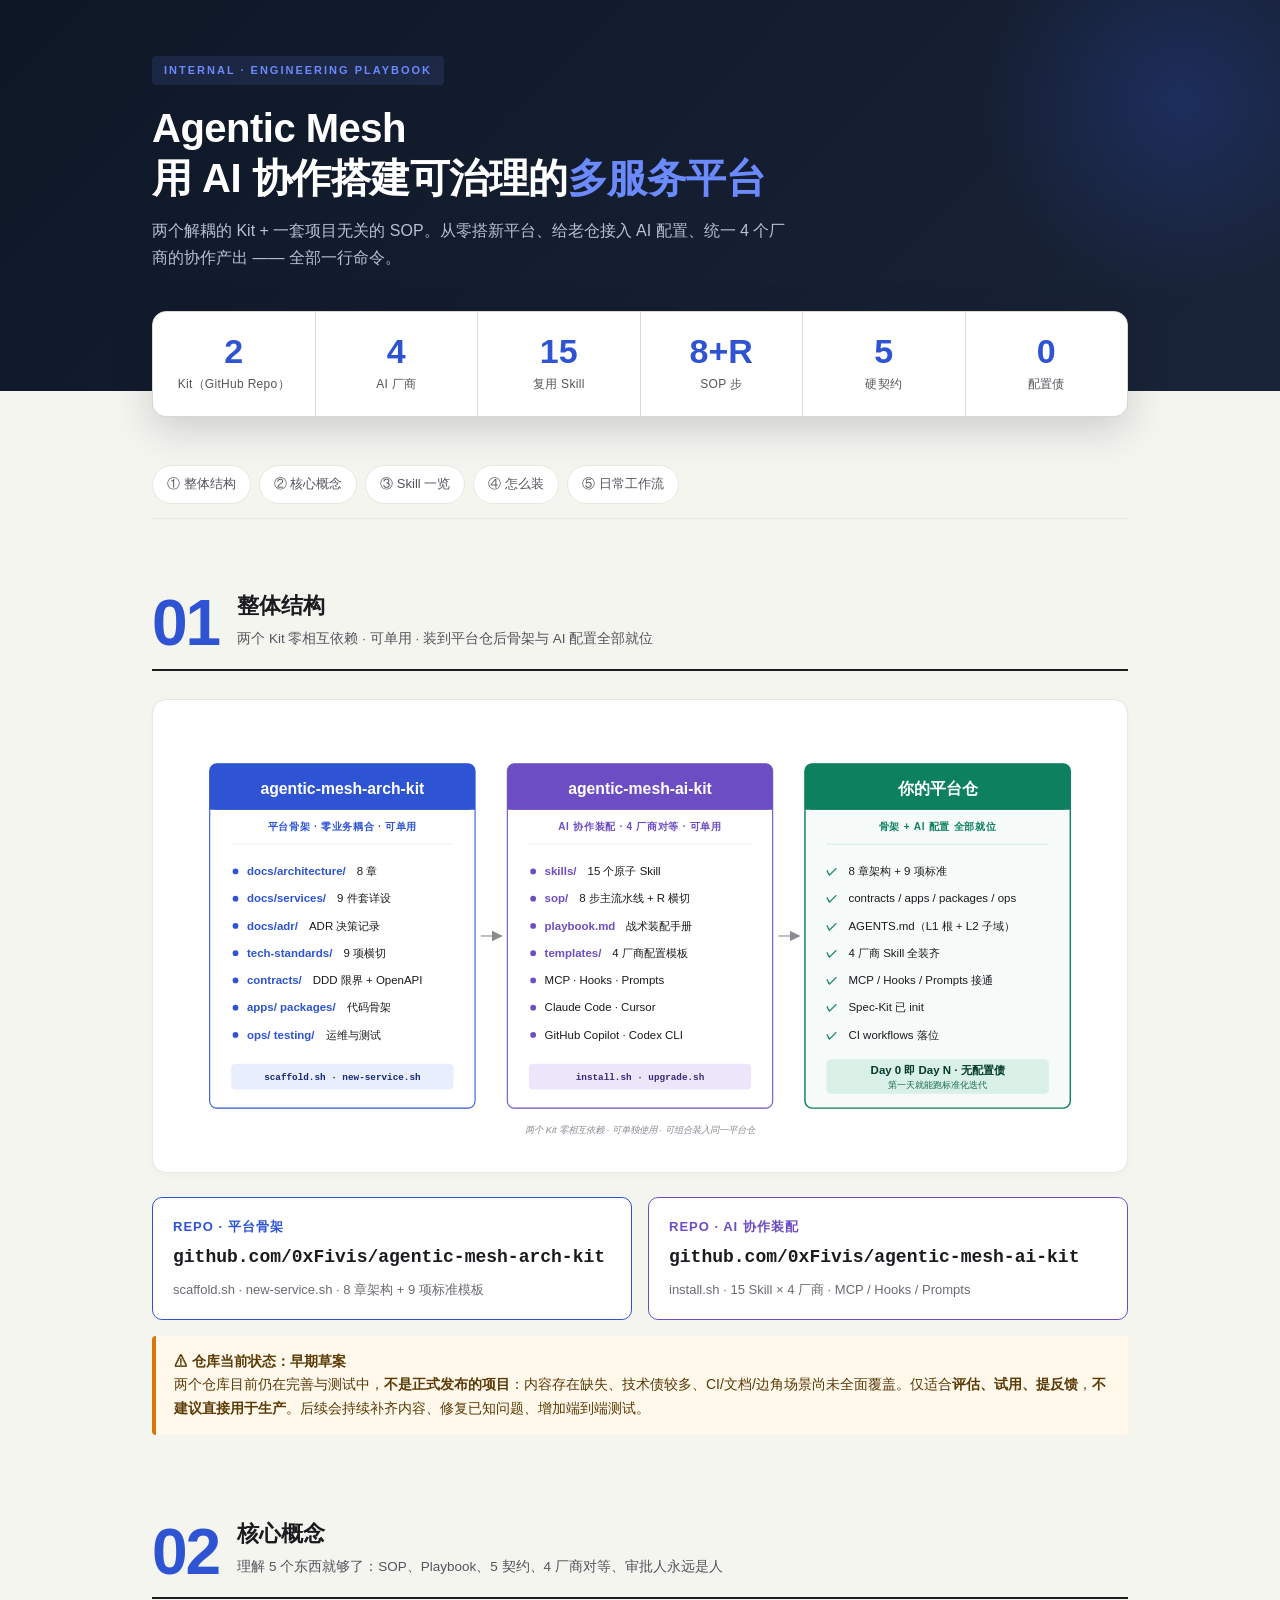
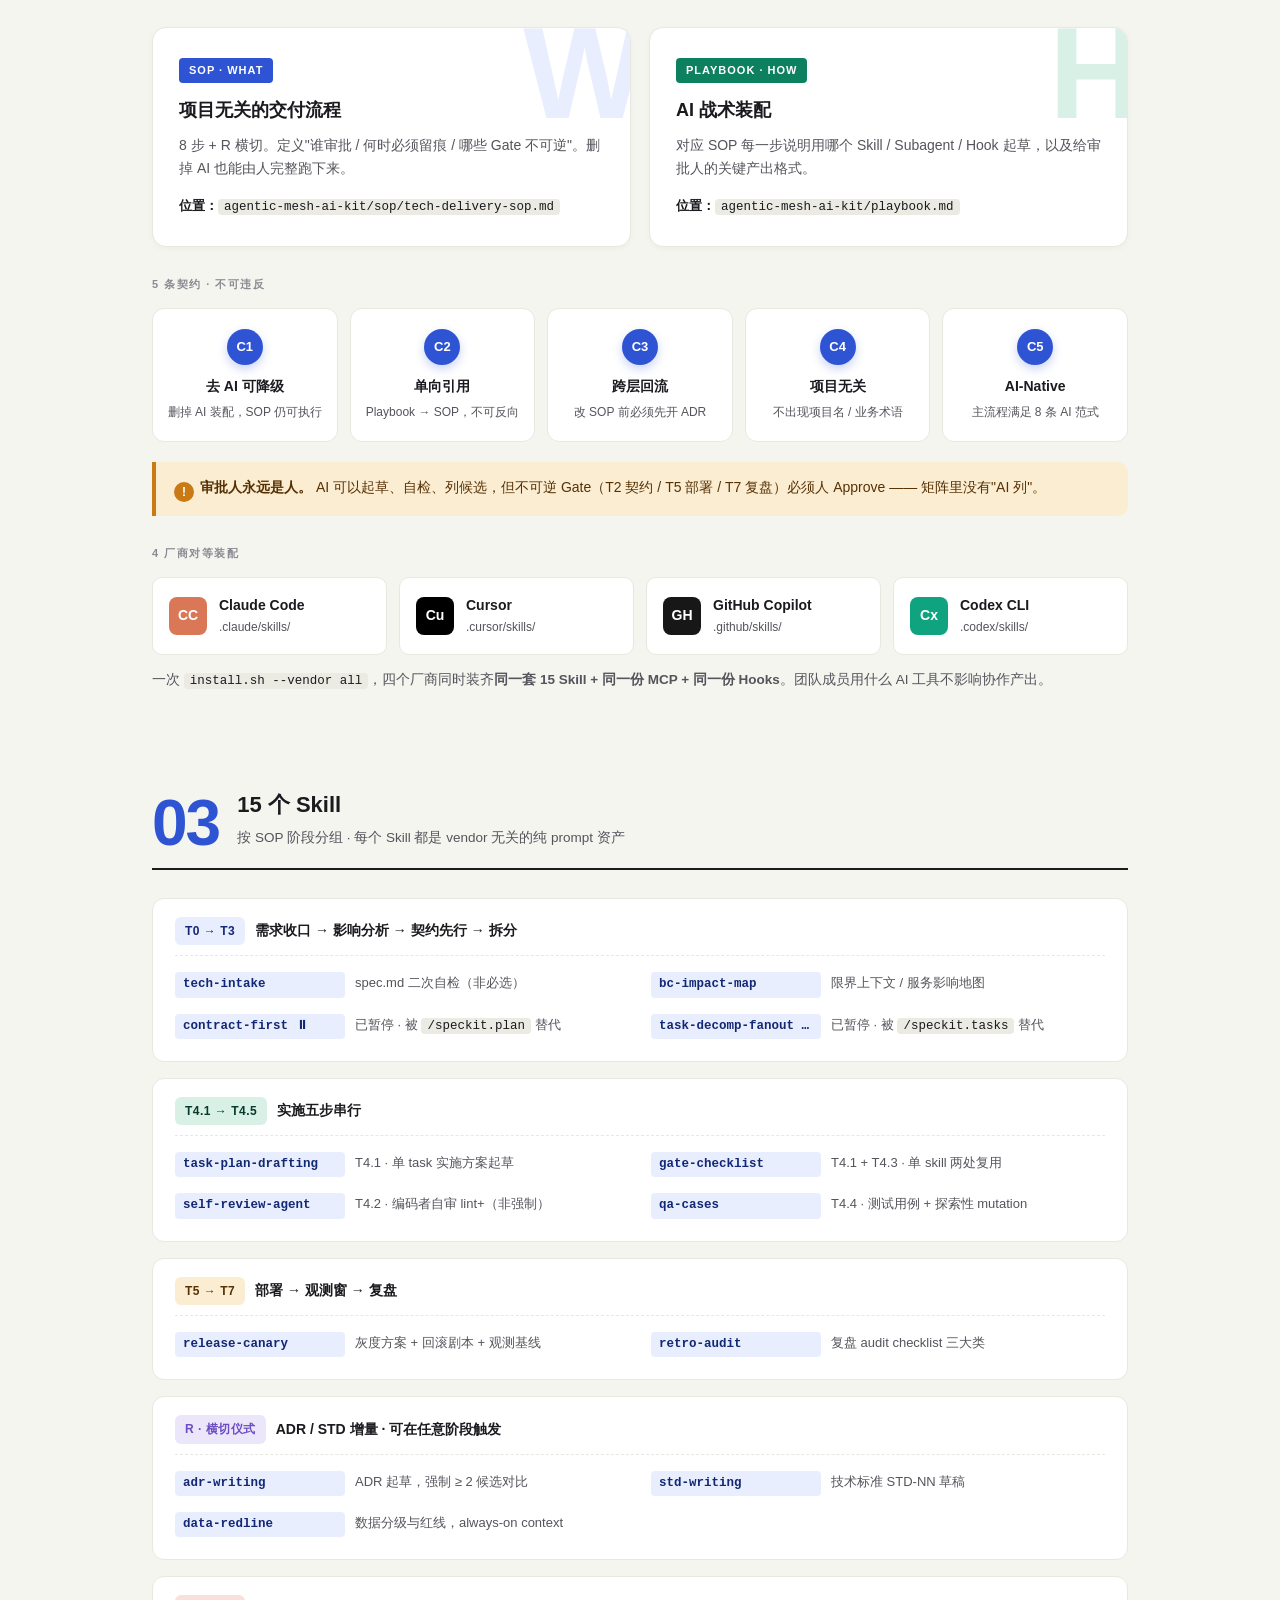
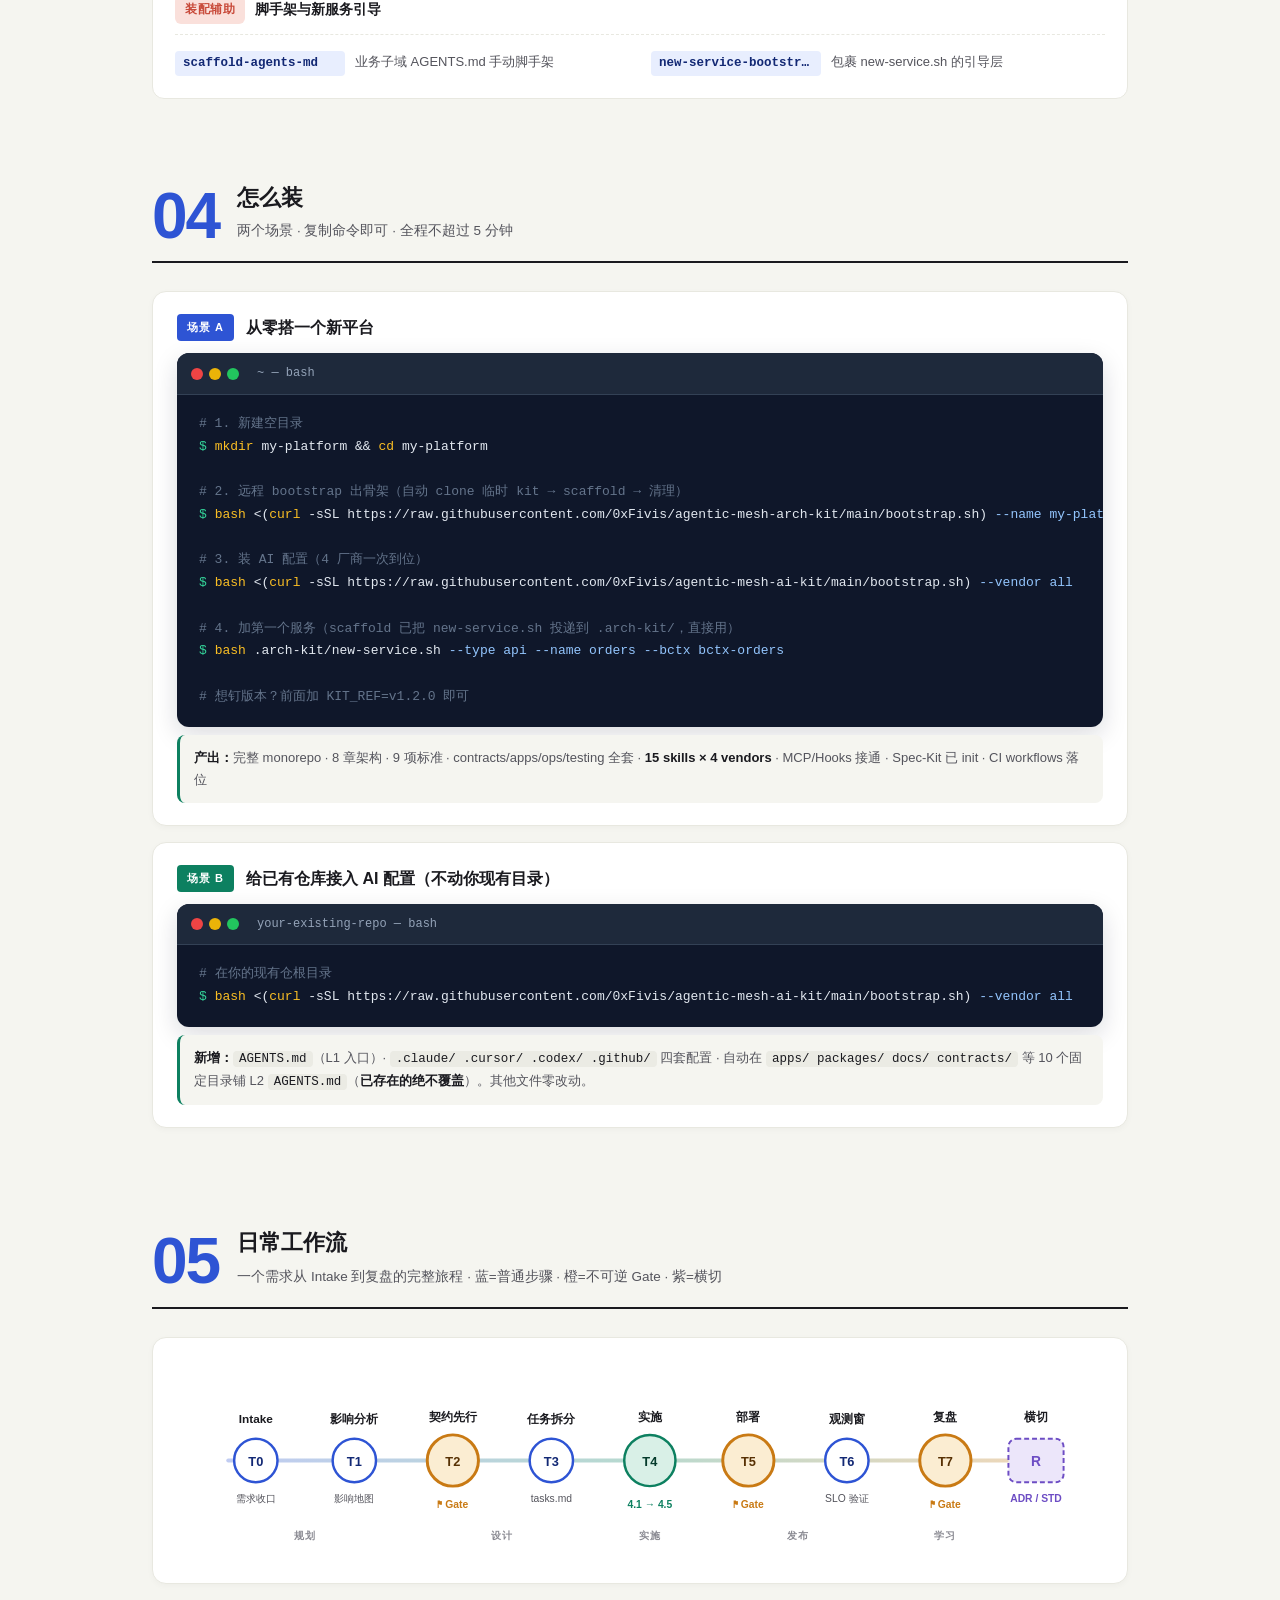
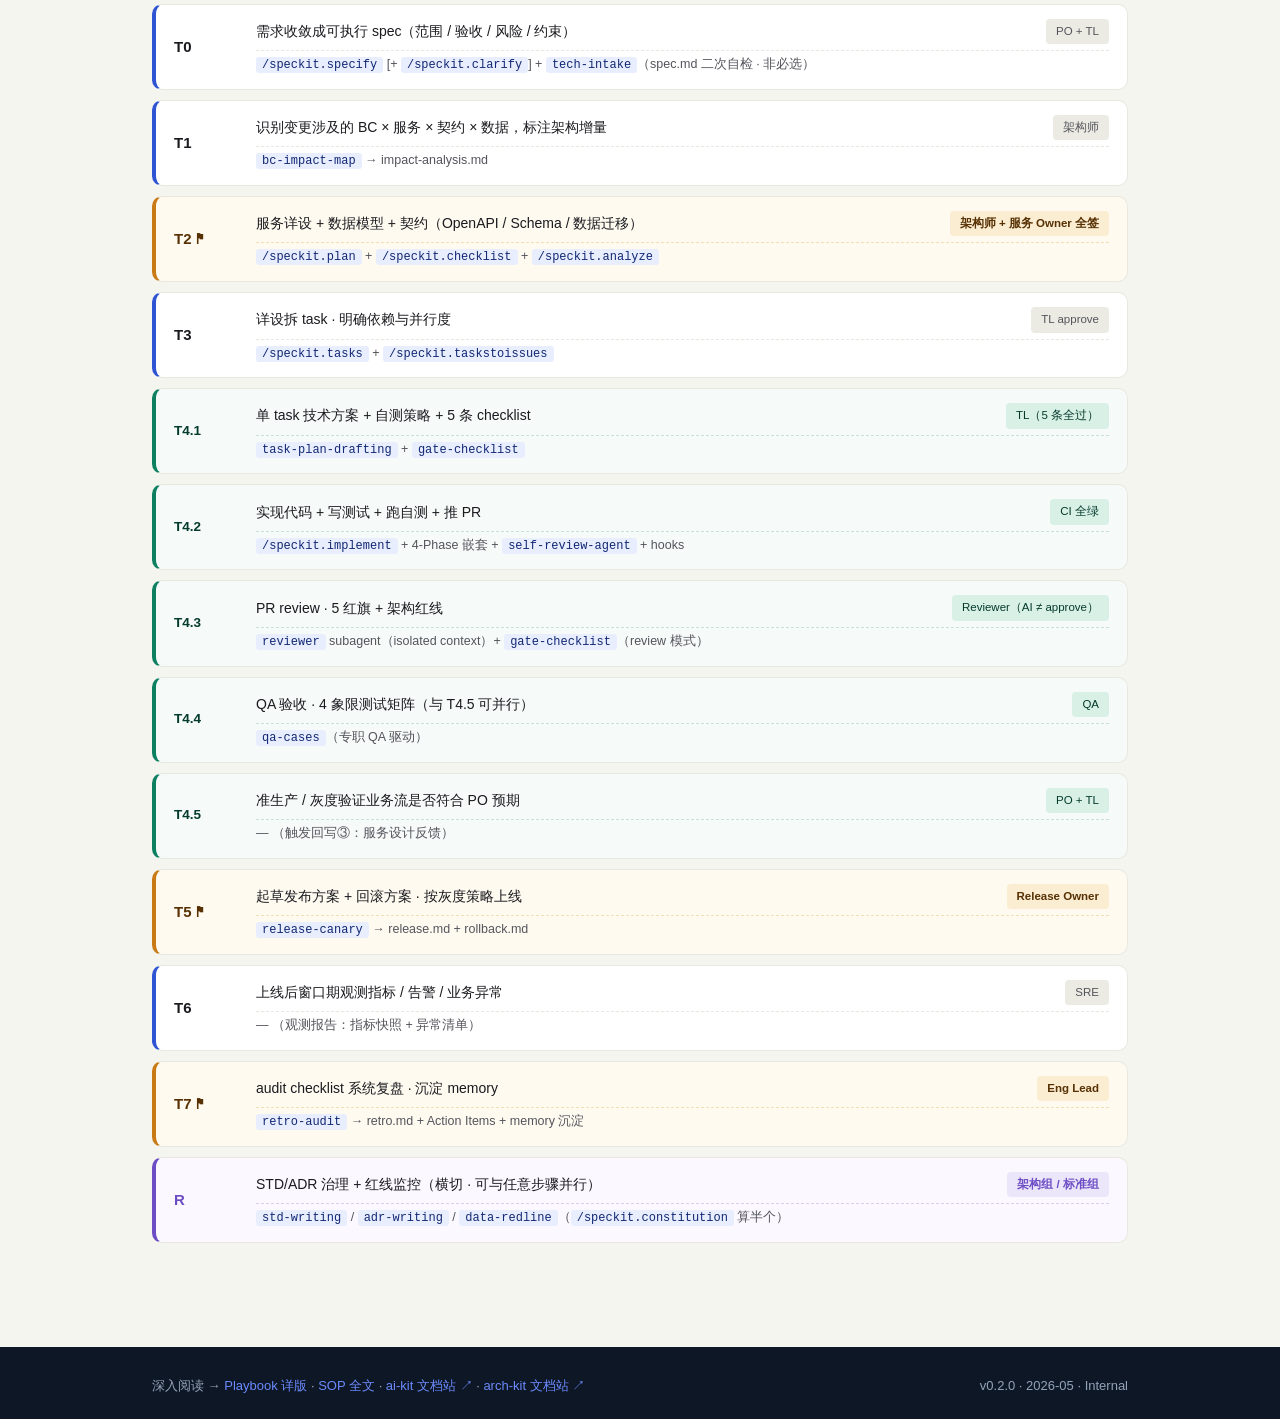
<file: overview.html>
<!DOCTYPE html>
<html lang="zh-CN">
<head>
<meta charset="UTF-8">
<meta name="viewport" content="width=device-width, initial-scale=1.0">
<title>Agentic Mesh · 工作流总览</title>
<style>
  :root {
    --bg: #f5f5f0;
    --bg-soft: #ebebe4;
    --card: #ffffff;
    --ink: #1a1a1f;
    --ink-soft: #54545c;
    --ink-dim: #8a8a92;
    --line: #d8d8d0;
    --line-soft: #e8e8e0;

    --hero: #0e1726;
    --hero-soft: #1a2438;

    --accent: #2e54d4;
    --accent-2: #6b8afd;
    --accent-soft: #e8eefe;
    --accent-ink: #122874;

    --teal: #0d8060;
    --teal-soft: #d9f0e7;
    --teal-ink: #053b2c;

    --amber: #c97a14;
    --amber-soft: #fbedd2;
    --amber-ink: #573104;

    --coral: #c84a3a;
    --coral-soft: #fae0db;

    --violet: #6d4dc4;
    --violet-soft: #ece6fa;

    --code-bg: #0f172a;
    --code-ink: #e2e8f0;
  }
  * { box-sizing: border-box; }
  html, body {
    margin: 0;
    background: var(--bg);
    color: var(--ink);
    font-family: -apple-system, BlinkMacSystemFont, "PingFang SC", "Microsoft YaHei", "Segoe UI", sans-serif;
    font-size: 15px;
    line-height: 1.7;
    -webkit-font-smoothing: antialiased;
  }
  a { color: var(--accent); text-decoration: none; }
  a:hover { text-decoration: underline; }
  code {
    background: var(--bg-soft);
    padding: 1px 6px;
    border-radius: 4px;
    font-size: 12.5px;
    font-family: "SF Mono", Menlo, Consolas, monospace;
    color: var(--ink);
  }

  /* HERO */
  .hero {
    background: linear-gradient(135deg, var(--hero) 0%, var(--hero-soft) 100%);
    color: #fff;
    padding: 56px 0 120px;
    position: relative;
    overflow: hidden;
  }
  .hero::before {
    content: "";
    position: absolute;
    top: -100px; right: -100px;
    width: 400px; height: 400px;
    border-radius: 50%;
    background: radial-gradient(circle, rgba(46,84,212,0.25), transparent 70%);
    pointer-events: none;
  }
  .hero-wrap { max-width: 1040px; margin: 0 auto; padding: 0 32px; position: relative; }
  .hero .eyebrow {
    display: inline-block;
    font-size: 11px; font-weight: 700; letter-spacing: 2px;
    color: var(--accent-2);
    background: rgba(107,138,253,0.12);
    padding: 5px 12px; border-radius: 4px;
    text-transform: uppercase;
    margin-bottom: 18px;
  }
  .hero h1 {
    font-size: 40px; font-weight: 700; margin: 0 0 14px;
    line-height: 1.25; letter-spacing: -0.5px;
    color: #fff;
  }
  .hero h1 span { color: var(--accent-2); }
  .hero .lead {
    font-size: 16px; color: #b8c0d4; max-width: 640px;
    margin: 0; line-height: 1.7;
  }

  /* Stat strip overhanging hero */
  .stats {
    max-width: 1040px;
    margin: -80px auto 0;
    padding: 0 32px;
    position: relative;
    z-index: 2;
  }
  .stats-grid {
    display: grid;
    grid-template-columns: repeat(6, 1fr);
    gap: 1px;
    background: var(--line);
    border: 1px solid var(--line);
    border-radius: 14px;
    overflow: hidden;
    box-shadow: 0 12px 40px rgba(14, 23, 38, 0.18);
  }
  .stat { background: var(--card); padding: 22px 18px; text-align: center; }
  .stat .n { font-size: 34px; font-weight: 700; color: var(--accent); font-variant-numeric: tabular-nums; line-height: 1; margin-bottom: 6px; }
  .stat .l { font-size: 12px; color: var(--ink-soft); font-weight: 500; letter-spacing: .3px; }

  .wrap { max-width: 1040px; margin: 0 auto; padding: 0 32px; }

  nav.toc {
    display: flex; flex-wrap: wrap; gap: 8px;
    margin: 48px 0 12px;
    padding-bottom: 14px;
    border-bottom: 1px solid var(--line-soft);
  }
  nav.toc a {
    font-size: 13px; padding: 7px 14px; border-radius: 99px;
    color: var(--ink-soft);
    border: 1px solid var(--line-soft); background: var(--card);
  }
  nav.toc a:hover { color: var(--accent); border-color: var(--accent); text-decoration: none; }

  section { padding: 56px 0 24px; }
  .sec-head {
    display: flex; align-items: flex-end; gap: 18px;
    margin-bottom: 28px;
    padding-bottom: 18px;
    border-bottom: 2px solid var(--ink);
  }
  .sec-head .num {
    font-size: 64px; font-weight: 800; line-height: 0.85;
    color: var(--ink);
    font-variant-numeric: tabular-nums;
    letter-spacing: -2px;
  }
  .sec-head .num em { font-style: normal; color: var(--accent); }
  .sec-head .t { flex: 1; }
  .sec-head h2 { font-size: 22px; font-weight: 700; margin: 0; }
  .sec-head .sub { font-size: 13.5px; color: var(--ink-soft); margin: 4px 0 0; }

  h3 { font-size: 16px; font-weight: 700; margin: 32px 0 12px; }
  h3.mini {
    font-size: 11px; letter-spacing: 1.5px; text-transform: uppercase;
    color: var(--ink-dim); font-weight: 700; margin: 28px 0 12px;
  }

  .diagram {
    background: var(--card);
    border: 1px solid var(--line-soft);
    border-radius: 14px;
    padding: 28px;
    box-shadow: 0 2px 6px rgba(0,0,0,0.03);
  }
  .diagram svg { display: block; width: 100%; height: auto; }

  /* Concept duo */
  .duo { display: grid; grid-template-columns: 1fr 1fr; gap: 18px; margin: 12px 0; }
  .duo-card {
    background: var(--card);
    border: 1px solid var(--line-soft);
    border-radius: 14px;
    padding: 28px 26px;
    position: relative;
    overflow: hidden;
    box-shadow: 0 2px 6px rgba(0,0,0,0.03);
  }
  .duo-card::before {
    content: attr(data-glyph);
    position: absolute;
    top: -20px; right: -10px;
    font-size: 130px; font-weight: 800;
    color: var(--accent-soft);
    line-height: 1; z-index: 0;
    letter-spacing: -6px;
  }
  .duo-card.alt::before { color: var(--teal-soft); }
  .duo-card > * { position: relative; z-index: 1; }
  .duo-card .badge {
    display: inline-block; font-size: 11px; font-weight: 700;
    letter-spacing: 1px; padding: 3px 10px; border-radius: 4px;
    background: var(--accent); color: #fff; margin-bottom: 12px;
  }
  .duo-card.alt .badge { background: var(--teal); }
  .duo-card h4 { font-size: 18px; font-weight: 700; margin: 0 0 8px; }
  .duo-card .desc { font-size: 14px; color: var(--ink-soft); margin: 0 0 14px; }
  .duo-card .kv { font-size: 13px; color: var(--ink-soft); }
  .duo-card .kv b { color: var(--ink); }

  /* Contracts row */
  .contracts { display: grid; grid-template-columns: repeat(5, 1fr); gap: 12px; margin: 14px 0; }
  .ct {
    background: var(--card);
    border: 1px solid var(--line-soft);
    border-radius: 12px;
    padding: 20px 14px;
    text-align: center;
  }
  .ct .num {
    display: inline-flex;
    width: 36px; height: 36px;
    align-items: center; justify-content: center;
    border-radius: 50%;
    background: var(--accent); color: #fff;
    font-size: 13px; font-weight: 700;
    margin-bottom: 10px;
    box-shadow: 0 4px 10px rgba(46, 84, 212, 0.25);
  }
  .ct .name { font-size: 14px; font-weight: 700; margin-bottom: 4px; }
  .ct .hint { font-size: 12px; color: var(--ink-soft); line-height: 1.5; }

  .note {
    background: var(--amber-soft);
    border-left: 4px solid var(--amber);
    padding: 14px 18px;
    border-radius: 0 10px 10px 0;
    margin: 20px 0;
    color: var(--amber-ink);
    font-size: 14px;
  }
  .note b { color: var(--amber-ink); }
  .note .icon {
    display: inline-block; width: 20px; height: 20px;
    background: var(--amber); color: #fff;
    border-radius: 50%; text-align: center;
    line-height: 20px; font-weight: 700; font-size: 12px;
    margin-right: 6px; vertical-align: -4px;
  }

  /* Vendor row */
  .vendors { display: grid; grid-template-columns: repeat(4, 1fr); gap: 12px; margin: 14px 0; }
  .vendor {
    background: var(--card); border: 1px solid var(--line-soft);
    border-radius: 10px; padding: 16px;
    display: flex; align-items: center; gap: 12px;
  }
  .vendor .dot {
    width: 38px; height: 38px; border-radius: 8px;
    display: inline-flex; align-items: center; justify-content: center;
    font-weight: 700; font-size: 14px; color: #fff;
  }
  .vendor .name { font-size: 14px; font-weight: 600; }
  .vendor .sub { font-size: 12px; color: var(--ink-soft); }

  /* Skills */
  .skill-groups { display: grid; gap: 16px; }
  .sg {
    background: var(--card);
    border: 1px solid var(--line-soft);
    border-radius: 12px;
    padding: 18px 22px;
  }
  .sg-head {
    display: flex; align-items: center; gap: 10px;
    margin-bottom: 12px;
    padding-bottom: 10px;
    border-bottom: 1px dashed var(--line-soft);
  }
  .sg-chip {
    font-size: 12px; font-weight: 700; letter-spacing: .5px;
    padding: 4px 10px; border-radius: 6px;
    background: var(--accent-soft); color: var(--accent-ink);
  }
  .sg-chip.teal { background: var(--teal-soft); color: var(--teal-ink); }
  .sg-chip.amber { background: var(--amber-soft); color: var(--amber-ink); }
  .sg-chip.violet { background: var(--violet-soft); color: var(--violet); }
  .sg-chip.coral { background: var(--coral-soft); color: var(--coral); }
  .sg-title { font-size: 14px; font-weight: 600; }
  .sg-list { display: grid; grid-template-columns: repeat(2, 1fr); gap: 8px 22px; }
  .sg-item {
    display: grid; grid-template-columns: 170px 1fr;
    gap: 10px; font-size: 13px; padding: 4px 0;
  }
  .sg-item .skn {
    font-family: "SF Mono", Menlo, Consolas, monospace;
    font-size: 12.5px; color: var(--accent-ink);
    font-weight: 600;
    background: var(--accent-soft);
    padding: 2px 8px; border-radius: 4px;
    align-self: start;
    white-space: nowrap; overflow: hidden; text-overflow: ellipsis;
  }
  .sg-item .skd { color: var(--ink-soft); }

  /* Terminal */
  .terminal {
    background: var(--code-bg);
    border-radius: 12px;
    overflow: hidden;
    box-shadow: 0 8px 24px rgba(15, 23, 42, 0.15);
    margin: 12px 0 8px;
  }
  .terminal-chrome {
    background: #1e293b;
    padding: 10px 14px;
    display: flex; align-items: center; gap: 6px;
    border-bottom: 1px solid #334155;
  }
  .terminal-chrome .b { width: 12px; height: 12px; border-radius: 50%; }
  .terminal-chrome .b.r { background: #ef4444; }
  .terminal-chrome .b.y { background: #eab308; }
  .terminal-chrome .b.g { background: #22c55e; }
  .terminal-chrome .title {
    margin-left: 12px; font-size: 12px; color: #94a3b8;
    font-family: "SF Mono", Menlo, Consolas, monospace;
  }
  .terminal pre {
    margin: 0; padding: 18px 22px;
    background: transparent; color: var(--code-ink);
    font-family: "SF Mono", Menlo, Consolas, monospace;
    font-size: 13px; line-height: 1.75;
    overflow-x: auto;
  }
  .terminal pre .c { color: #64748b; }
  .terminal pre .p { color: #34d399; }
  .terminal pre .k { color: #fbbf24; }
  .terminal pre .v { color: #93c5fd; }

  .scen {
    background: var(--card);
    border: 1px solid var(--line-soft);
    border-radius: 14px;
    padding: 22px 24px;
    margin: 16px 0;
    box-shadow: 0 2px 6px rgba(0,0,0,0.03);
  }
  .scen-head { display: flex; align-items: center; gap: 12px; margin-bottom: 10px; }
  .scen-head .pill {
    font-size: 11px; font-weight: 700; letter-spacing: 1px;
    padding: 4px 10px; border-radius: 4px;
    background: var(--accent); color: #fff;
  }
  .scen-head h4 { margin: 0; font-size: 16px; font-weight: 700; }
  .out {
    font-size: 13px; color: var(--ink-soft);
    background: var(--bg);
    padding: 12px 14px;
    border-radius: 8px;
    border-left: 3px solid var(--teal);
    margin-top: 4px;
  }
  .out b { color: var(--ink); }

  /* Timeline */
  .timeline {
    background: var(--card);
    border: 1px solid var(--line-soft);
    border-radius: 14px;
    padding: 24px;
    box-shadow: 0 2px 6px rgba(0,0,0,0.03);
  }
  .timeline svg { display: block; width: 100%; height: auto; }

  .steps { margin-top: 20px; display: grid; gap: 10px; }
  .step-row {
    display: grid;
    grid-template-columns: 64px 1fr auto;
    grid-template-areas:
      "badge what who"
      "badge skill skill";
    column-gap: 18px;
    row-gap: 6px;
    background: var(--card);
    border: 1px solid var(--line-soft);
    border-left: 4px solid var(--accent);
    border-radius: 10px;
    padding: 14px 18px;
    align-items: center;
  }
  .step-row.gate { border-left-color: var(--amber); background: #fffaf0; }
  .step-row.r    { border-left-color: var(--violet); background: #fbf9ff; }
  .step-row.sub  { border-left-color: var(--teal); background: #f6fbf9; }
  .step-row .s {
    grid-area: badge;
    font-weight: 700; font-variant-numeric: tabular-nums;
    font-size: 15px; align-self: center;
  }
  .step-row.gate .s { color: var(--amber-ink); }
  .step-row.r .s    { color: var(--violet); }
  .step-row.sub .s  { color: var(--teal-ink); font-size: 13.5px; }
  .step-row .what {
    grid-area: what;
    font-size: 14px; line-height: 1.5; color: var(--ink);
    align-self: center;
  }
  .step-row .who {
    grid-area: who;
    font-size: 11.5px; color: var(--ink-soft);
    background: var(--bg-soft);
    padding: 3px 10px; border-radius: 4px;
    justify-self: end; white-space: nowrap;
    align-self: center;
  }
  .step-row.gate .who { background: var(--amber-soft); color: var(--amber-ink); font-weight: 600; }
  .step-row.r    .who { background: #ece6fa; color: var(--violet); font-weight: 600; }
  .step-row.sub  .who { background: #d9f0e7; color: var(--teal-ink); }
  .step-row .skill {
    grid-area: skill;
    color: var(--ink-soft); font-size: 12.5px; line-height: 1.55;
    padding-top: 4px; border-top: 1px dashed var(--line-soft);
  }
  .step-row .skill code {
    background: var(--accent-soft); color: var(--accent-ink);
    padding: 1px 6px; border-radius: 3px; font-size: 12px;
  }
  .step-row.gate .skill { border-top-color: #f3deb6; }
  .step-row.r    .skill { border-top-color: #d9cef0; }
  .step-row.sub  .skill { border-top-color: #c2e3d6; }

  footer {
    margin-top: 80px;
    background: var(--hero);
    color: #94a3b8;
    padding: 28px 0;
  }
  footer .fwrap {
    max-width: 1040px; margin: 0 auto; padding: 0 32px;
    display: flex; justify-content: space-between; flex-wrap: wrap; gap: 12px;
    font-size: 13px;
  }
  footer a { color: var(--accent-2); }

  /* Diagram horizontal-scroll fallback on narrow viewports */
  .diagram { overflow-x: auto; -webkit-overflow-scrolling: touch; }
  .diagram svg { display: block; width: 100%; height: auto; }

  @media (max-width: 1024px) {
    .stats-grid { grid-template-columns: repeat(3, 1fr); }
    .diagram svg { min-width: 760px; }
  }

  @media (max-width: 820px) {
    .hero h1 { font-size: 30px; }
    .stats-grid { grid-template-columns: repeat(2, 1fr); }
    .duo, .contracts, .vendors { grid-template-columns: 1fr 1fr; }
    .sg-list { grid-template-columns: 1fr; }
    .repo-links { grid-template-columns: 1fr !important; }
    .step-row {
      grid-template-columns: 1fr;
      grid-template-areas:
        "badge"
        "what"
        "who"
        "skill";
      gap: 6px;
    }
    .step-row .who { justify-self: start; }
    .sec-head .num { font-size: 44px; }
  }

  @media (max-width: 480px) {
    .stats-grid { grid-template-columns: 1fr 1fr; }
    .contracts, .vendors { grid-template-columns: 1fr; }
    .hero h1 { font-size: 24px; }
  }
</style>
</head>
<body>

<div class="hero">
  <div class="hero-wrap">
    <span class="eyebrow">Internal · Engineering Playbook</span>
    <h1>Agentic Mesh<br>用 AI 协作搭建可治理的<span>多服务平台</span></h1>
    <p class="lead">两个解耦的 Kit + 一套项目无关的 SOP。从零搭新平台、给老仓接入 AI 配置、统一 4 个厂商的协作产出 —— 全部一行命令。</p>
  </div>
</div>

<div class="stats">
  <div class="stats-grid">
    <div class="stat"><div class="n">2</div><div class="l">Kit（GitHub Repo）</div></div>
    <div class="stat"><div class="n">4</div><div class="l">AI 厂商</div></div>
    <div class="stat"><div class="n">15</div><div class="l">复用 Skill</div></div>
    <div class="stat"><div class="n">8+R</div><div class="l">SOP 步</div></div>
    <div class="stat"><div class="n">5</div><div class="l">硬契约</div></div>
    <div class="stat"><div class="n">0</div><div class="l">配置债</div></div>
  </div>
</div>

<div class="wrap">

  <nav class="toc">
    <a href="#structure">① 整体结构</a>
    <a href="#concepts">② 核心概念</a>
    <a href="#skills">③ Skill 一览</a>
    <a href="#install">④ 怎么装</a>
    <a href="#workflow">⑤ 日常工作流</a>
  </nav>

  <section id="structure">
    <div class="sec-head">
      <div class="num"><em>01</em></div>
      <div class="t">
        <h2>整体结构</h2>
        <div class="sub">两个 Kit 零相互依赖 · 可单用 · 装到平台仓后骨架与 AI 配置全部就位</div>
      </div>
    </div>

    <div class="diagram">
      <svg viewBox="0 0 1280 580" role="img" aria-label="Agentic Mesh 整体结构" font-family="-apple-system, BlinkMacSystemFont, 'PingFang SC', 'Helvetica Neue', sans-serif">
        <defs>
          <marker id="arr" viewBox="0 0 10 10" refX="9" refY="5" markerWidth="10" markerHeight="10" orient="auto-start-reverse">
            <path d="M0,0 L10,5 L0,10 z" fill="#8a8a92"/>
          </marker>
        </defs>

        <!-- ===== arch-kit ===== -->
        <g>
          <rect x="40" y="50" width="370" height="480" rx="10" fill="#fff" stroke="#2e54d4" stroke-width="1.5"/>
          <rect x="40" y="50" width="370" height="64" rx="10" fill="#2e54d4"/>
          <rect x="40" y="98" width="370" height="16" fill="#2e54d4"/>
          <text x="225" y="92" text-anchor="middle" font-size="22" font-weight="700" fill="#fff">agentic-mesh-arch-kit</text>
          <text x="225" y="142" text-anchor="middle" font-size="14" font-weight="600" fill="#2e54d4" letter-spacing="1">平台骨架 · 零业务耦合 · 可单用</text>
          <line x1="70" y1="162" x2="380" y2="162" stroke="#e8e8e0" stroke-width="1"/>

          <g font-size="16" fill="#1a1a1f">
            <circle cx="76" cy="200" r="4" fill="#2e54d4"/><text x="92" y="205"><tspan font-weight="700" fill="#2e54d4">docs/architecture/</tspan>　8 章</text>
            <circle cx="76" cy="238" r="4" fill="#2e54d4"/><text x="92" y="243"><tspan font-weight="700" fill="#2e54d4">docs/services/</tspan>　9 件套详设</text>
            <circle cx="76" cy="276" r="4" fill="#2e54d4"/><text x="92" y="281"><tspan font-weight="700" fill="#2e54d4">docs/adr/</tspan>　ADR 决策记录</text>
            <circle cx="76" cy="314" r="4" fill="#2e54d4"/><text x="92" y="319"><tspan font-weight="700" fill="#2e54d4">tech-standards/</tspan>　9 项横切</text>
            <circle cx="76" cy="352" r="4" fill="#2e54d4"/><text x="92" y="357"><tspan font-weight="700" fill="#2e54d4">contracts/</tspan>　DDD 限界 + OpenAPI</text>
            <circle cx="76" cy="390" r="4" fill="#2e54d4"/><text x="92" y="395"><tspan font-weight="700" fill="#2e54d4">apps/  packages/</tspan>　代码骨架</text>
            <circle cx="76" cy="428" r="4" fill="#2e54d4"/><text x="92" y="433"><tspan font-weight="700" fill="#2e54d4">ops/  testing/</tspan>　运维与测试</text>
          </g>

          <rect x="70" y="468" width="310" height="36" rx="6" fill="#e8eefe"/>
          <text x="225" y="491" text-anchor="middle" font-size="13" font-weight="600" fill="#122874" font-family="'SF Mono', Menlo, monospace">scaffold.sh · new-service.sh</text>
        </g>

        <!-- ===== ai-kit ===== -->
        <g>
          <rect x="455" y="50" width="370" height="480" rx="10" fill="#fff" stroke="#6d4dc4" stroke-width="1.5"/>
          <rect x="455" y="50" width="370" height="64" rx="10" fill="#6d4dc4"/>
          <rect x="455" y="98" width="370" height="16" fill="#6d4dc4"/>
          <text x="640" y="92" text-anchor="middle" font-size="22" font-weight="700" fill="#fff">agentic-mesh-ai-kit</text>
          <text x="640" y="142" text-anchor="middle" font-size="14" font-weight="600" fill="#6d4dc4" letter-spacing="1">AI 协作装配 · 4 厂商对等 · 可单用</text>
          <line x1="485" y1="162" x2="795" y2="162" stroke="#e8e8e0" stroke-width="1"/>

          <g font-size="16" fill="#1a1a1f">
            <circle cx="491" cy="200" r="4" fill="#6d4dc4"/><text x="507" y="205"><tspan font-weight="700" fill="#6d4dc4">skills/</tspan>　15 个原子 Skill</text>
            <circle cx="491" cy="238" r="4" fill="#6d4dc4"/><text x="507" y="243"><tspan font-weight="700" fill="#6d4dc4">sop/</tspan>　8 步主流水线 + R 横切</text>
            <circle cx="491" cy="276" r="4" fill="#6d4dc4"/><text x="507" y="281"><tspan font-weight="700" fill="#6d4dc4">playbook.md</tspan>　战术装配手册</text>
            <circle cx="491" cy="314" r="4" fill="#6d4dc4"/><text x="507" y="319"><tspan font-weight="700" fill="#6d4dc4">templates/</tspan>　4 厂商配置模板</text>
            <circle cx="491" cy="352" r="4" fill="#6d4dc4"/><text x="507" y="357">MCP · Hooks · Prompts</text>
            <circle cx="491" cy="390" r="4" fill="#6d4dc4"/><text x="507" y="395">Claude Code · Cursor</text>
            <circle cx="491" cy="428" r="4" fill="#6d4dc4"/><text x="507" y="433">GitHub Copilot · Codex CLI</text>
          </g>

          <rect x="485" y="468" width="310" height="36" rx="6" fill="#ece6fa"/>
          <text x="640" y="491" text-anchor="middle" font-size="13" font-weight="600" fill="#3a2778" font-family="'SF Mono', Menlo, monospace">install.sh · upgrade.sh</text>
        </g>

        <!-- 装配箭头 -->
        <line x1="418" y1="290" x2="447" y2="290" stroke="#8a8a92" stroke-width="1.5" marker-end="url(#arr)"/>
        <line x1="833" y1="290" x2="862" y2="290" stroke="#8a8a92" stroke-width="1.5" marker-end="url(#arr)"/>

        <!-- ===== 你的平台仓 ===== -->
        <g>
          <rect x="870" y="50" width="370" height="480" rx="10" fill="#f6fbf9" stroke="#0d8060" stroke-width="2"/>
          <rect x="870" y="50" width="370" height="64" rx="10" fill="#0d8060"/>
          <rect x="870" y="98" width="370" height="16" fill="#0d8060"/>
          <text x="1055" y="92" text-anchor="middle" font-size="22" font-weight="700" fill="#fff">你的平台仓</text>
          <text x="1055" y="142" text-anchor="middle" font-size="14" font-weight="600" fill="#0d8060" letter-spacing="1">骨架 + AI 配置 全部就位</text>
          <line x1="900" y1="162" x2="1210" y2="162" stroke="#c2e3d6" stroke-width="1"/>

          <g font-size="16" fill="#1a1a1f">
            <text x="900" y="205"><tspan fill="#0d8060" font-weight="700">✓</tspan>　8 章架构 + 9 项标准</text>
            <text x="900" y="243"><tspan fill="#0d8060" font-weight="700">✓</tspan>　contracts / apps / packages / ops</text>
            <text x="900" y="281"><tspan fill="#0d8060" font-weight="700">✓</tspan>　AGENTS.md（L1 根 + L2 子域）</text>
            <text x="900" y="319"><tspan fill="#0d8060" font-weight="700">✓</tspan>　4 厂商 Skill 全装齐</text>
            <text x="900" y="357"><tspan fill="#0d8060" font-weight="700">✓</tspan>　MCP / Hooks / Prompts 接通</text>
            <text x="900" y="395"><tspan fill="#0d8060" font-weight="700">✓</tspan>　Spec-Kit 已 init</text>
            <text x="900" y="433"><tspan fill="#0d8060" font-weight="700">✓</tspan>　CI workflows 落位</text>
          </g>

          <rect x="900" y="462" width="310" height="48" rx="6" fill="#d9f0e7"/>
          <text x="1055" y="483" text-anchor="middle" font-size="16" font-weight="700" fill="#053b2c">Day 0 即 Day N · 无配置债</text>
          <text x="1055" y="502" text-anchor="middle" font-size="12" fill="#1a6b52">第一天就能跑标准化迭代</text>
        </g>

        <text x="640" y="565" text-anchor="middle" font-size="13" fill="#8a8a92" font-style="italic">
          两个 Kit 零相互依赖 · 可单独使用 · 可组合装入同一平台仓
        </text>
      </svg>
    </div>

    <div class="repo-links" style="margin-top:24px;display:grid;grid-template-columns:1fr 1fr;gap:16px">
      <a href="https://github.com/0xFivis/agentic-mesh-arch-kit" target="_blank" rel="noopener" style="display:block;padding:18px 20px;border:1.5px solid #2e54d4;border-radius:10px;background:#fff;text-decoration:none;color:inherit">
        <div style="font-size:13px;color:#2e54d4;font-weight:600;letter-spacing:1px;margin-bottom:4px">REPO · 平台骨架</div>
        <div style="font-size:18px;font-weight:700;color:#1a1a1f;font-family:'SF Mono',Menlo,monospace">github.com/0xFivis/agentic-mesh-arch-kit</div>
        <div style="font-size:13px;color:#6a6a72;margin-top:6px">scaffold.sh · new-service.sh · 8 章架构 + 9 项标准模板</div>
      </a>
      <a href="https://github.com/0xFivis/agentic-mesh-ai-kit" target="_blank" rel="noopener" style="display:block;padding:18px 20px;border:1.5px solid #6d4dc4;border-radius:10px;background:#fff;text-decoration:none;color:inherit">
        <div style="font-size:13px;color:#6d4dc4;font-weight:600;letter-spacing:1px;margin-bottom:4px">REPO · AI 协作装配</div>
        <div style="font-size:18px;font-weight:700;color:#1a1a1f;font-family:'SF Mono',Menlo,monospace">github.com/0xFivis/agentic-mesh-ai-kit</div>
        <div style="font-size:13px;color:#6a6a72;margin-top:6px">install.sh · 15 Skill × 4 厂商 · MCP / Hooks / Prompts</div>
      </a>
    </div>

    <div class="repo-status" style="margin-top:16px;padding:14px 18px;border-left:4px solid #d97706;background:#fff8eb;border-radius:4px;font-size:14px;line-height:1.7;color:#5a3a05">
      <b>⚠ 仓库当前状态：早期草案</b><br>
      两个仓库目前仍在完善与测试中，<b>不是正式发布的项目</b>：内容存在缺失、技术债较多、CI/文档/边角场景尚未全面覆盖。仅适合<b>评估、试用、提反馈</b>，<b>不建议直接用于生产</b>。后续会持续补齐内容、修复已知问题、增加端到端测试。
    </div>
  </section>

  <section id="concepts">
    <div class="sec-head">
      <div class="num"><em>02</em></div>
      <div class="t">
        <h2>核心概念</h2>
        <div class="sub">理解 5 个东西就够了：SOP、Playbook、5 契约、4 厂商对等、审批人永远是人</div>
      </div>
    </div>

    <div class="duo">
      <div class="duo-card" data-glyph="W">
        <span class="badge">SOP · WHAT</span>
        <h4>项目无关的交付流程</h4>
        <p class="desc">8 步 + R 横切。定义"谁审批 / 何时必须留痕 / 哪些 Gate 不可逆"。删掉 AI 也能由人完整跑下来。</p>
        <div class="kv"><b>位置：</b><code>agentic-mesh-ai-kit/sop/tech-delivery-sop.md</code></div>
      </div>
      <div class="duo-card alt" data-glyph="H">
        <span class="badge">PLAYBOOK · HOW</span>
        <h4>AI 战术装配</h4>
        <p class="desc">对应 SOP 每一步说明用哪个 Skill / Subagent / Hook 起草，以及给审批人的关键产出格式。</p>
        <div class="kv"><b>位置：</b><code>agentic-mesh-ai-kit/playbook.md</code></div>
      </div>
    </div>

    <h3 class="mini">5 条契约 · 不可违反</h3>
    <div class="contracts">
      <div class="ct"><div class="num">C1</div><div class="name">去 AI 可降级</div><div class="hint">删掉 AI 装配，SOP 仍可执行</div></div>
      <div class="ct"><div class="num">C2</div><div class="name">单向引用</div><div class="hint">Playbook → SOP，不可反向</div></div>
      <div class="ct"><div class="num">C3</div><div class="name">跨层回流</div><div class="hint">改 SOP 前必须先开 ADR</div></div>
      <div class="ct"><div class="num">C4</div><div class="name">项目无关</div><div class="hint">不出现项目名 / 业务术语</div></div>
      <div class="ct"><div class="num">C5</div><div class="name">AI-Native</div><div class="hint">主流程满足 8 条 AI 范式</div></div>
    </div>

    <div class="note">
      <span class="icon">!</span><b>审批人永远是人。</b>
      AI 可以起草、自检、列候选，但不可逆 Gate（T2 契约 / T5 部署 / T7 复盘）必须人 Approve —— 矩阵里没有"AI 列"。
    </div>

    <h3 class="mini">4 厂商对等装配</h3>
    <div class="vendors">
      <div class="vendor"><span class="dot" style="background:#d97757">CC</span><div><div class="name">Claude Code</div><div class="sub">.claude/skills/</div></div></div>
      <div class="vendor"><span class="dot" style="background:#000">Cu</span><div><div class="name">Cursor</div><div class="sub">.cursor/skills/</div></div></div>
      <div class="vendor"><span class="dot" style="background:#171717">GH</span><div><div class="name">GitHub Copilot</div><div class="sub">.github/skills/</div></div></div>
      <div class="vendor"><span class="dot" style="background:#10a37f">Cx</span><div><div class="name">Codex CLI</div><div class="sub">.codex/skills/</div></div></div>
    </div>
    <p style="font-size:13.5px;color:var(--ink-soft);margin-top:8px">
      一次 <code>install.sh --vendor all</code>，四个厂商同时装齐<b>同一套 15 Skill + 同一份 MCP + 同一份 Hooks</b>。团队成员用什么 AI 工具不影响协作产出。
    </p>
  </section>

  <section id="skills">
    <div class="sec-head">
      <div class="num"><em>03</em></div>
      <div class="t">
        <h2>15 个 Skill</h2>
        <div class="sub">按 SOP 阶段分组 · 每个 Skill 都是 vendor 无关的纯 prompt 资产</div>
      </div>
    </div>

    <div class="skill-groups">
      <div class="sg">
        <div class="sg-head"><span class="sg-chip">T0 → T3</span><span class="sg-title">需求收口 → 影响分析 → 契约先行 → 拆分</span></div>
        <div class="sg-list">
          <div class="sg-item"><span class="skn">tech-intake</span><span class="skd">spec.md 二次自检（非必选）</span></div>
          <div class="sg-item"><span class="skn">bc-impact-map</span><span class="skd">限界上下文 / 服务影响地图</span></div>
          <div class="sg-item"><span class="skn">contract-first ⏸</span><span class="skd">已暂停 · 被 <code>/speckit.plan</code> 替代</span></div>
          <div class="sg-item"><span class="skn">task-decomp-fanout ⏸</span><span class="skd">已暂停 · 被 <code>/speckit.tasks</code> 替代</span></div>
        </div>
      </div>

      <div class="sg">
        <div class="sg-head"><span class="sg-chip teal">T4.1 → T4.5</span><span class="sg-title">实施五步串行</span></div>
        <div class="sg-list">
          <div class="sg-item"><span class="skn">task-plan-drafting</span><span class="skd">T4.1 · 单 task 实施方案起草</span></div>
          <div class="sg-item"><span class="skn">gate-checklist</span><span class="skd">T4.1 + T4.3 · 单 skill 两处复用</span></div>
          <div class="sg-item"><span class="skn">self-review-agent</span><span class="skd">T4.2 · 编码者自审 lint+（非强制）</span></div>
          <div class="sg-item"><span class="skn">qa-cases</span><span class="skd">T4.4 · 测试用例 + 探索性 mutation</span></div>
        </div>
      </div>

      <div class="sg">
        <div class="sg-head"><span class="sg-chip amber">T5 → T7</span><span class="sg-title">部署 → 观测窗 → 复盘</span></div>
        <div class="sg-list">
          <div class="sg-item"><span class="skn">release-canary</span><span class="skd">灰度方案 + 回滚剧本 + 观测基线</span></div>
          <div class="sg-item"><span class="skn">retro-audit</span><span class="skd">复盘 audit checklist 三大类</span></div>
        </div>
      </div>

      <div class="sg">
        <div class="sg-head"><span class="sg-chip violet">R · 横切仪式</span><span class="sg-title">ADR / STD 增量 · 可在任意阶段触发</span></div>
        <div class="sg-list">
          <div class="sg-item"><span class="skn">adr-writing</span><span class="skd">ADR 起草，强制 ≥ 2 候选对比</span></div>
          <div class="sg-item"><span class="skn">std-writing</span><span class="skd">技术标准 STD-NN 草稿</span></div>
          <div class="sg-item"><span class="skn">data-redline</span><span class="skd">数据分级与红线，always-on context</span></div>
        </div>
      </div>

      <div class="sg">
        <div class="sg-head"><span class="sg-chip coral">装配辅助</span><span class="sg-title">脚手架与新服务引导</span></div>
        <div class="sg-list">
          <div class="sg-item"><span class="skn">scaffold-agents-md</span><span class="skd">业务子域 AGENTS.md 手动脚手架</span></div>
          <div class="sg-item"><span class="skn">new-service-bootstrap</span><span class="skd">包裹 new-service.sh 的引导层</span></div>
        </div>
      </div>
    </div>
  </section>

  <section id="install">
    <div class="sec-head">
      <div class="num"><em>04</em></div>
      <div class="t">
        <h2>怎么装</h2>
        <div class="sub">两个场景 · 复制命令即可 · 全程不超过 5 分钟</div>
      </div>
    </div>

    <div class="scen">
      <div class="scen-head">
        <span class="pill">场景 A</span>
        <h4>从零搭一个新平台</h4>
      </div>
      <div class="terminal">
        <div class="terminal-chrome"><span class="b r"></span><span class="b y"></span><span class="b g"></span><span class="title">~ — bash</span></div>
<pre><span class="c"># 1. 新建空目录</span>
<span class="p">$</span> <span class="k">mkdir</span> my-platform &amp;&amp; <span class="k">cd</span> my-platform

<span class="c"># 2. 远程 bootstrap 出骨架（自动 clone 临时 kit → scaffold → 清理）</span>
<span class="p">$</span> <span class="k">bash</span> &lt;(<span class="k">curl</span> -sSL https://raw.githubusercontent.com/0xFivis/agentic-mesh-arch-kit/main/bootstrap.sh) <span class="v">--name my-platform --with-examples</span>

<span class="c"># 3. 装 AI 配置（4 厂商一次到位）</span>
<span class="p">$</span> <span class="k">bash</span> &lt;(<span class="k">curl</span> -sSL https://raw.githubusercontent.com/0xFivis/agentic-mesh-ai-kit/main/bootstrap.sh) <span class="v">--vendor all</span>

<span class="c"># 4. 加第一个服务（scaffold 已把 new-service.sh 投递到 .arch-kit/，直接用）</span>
<span class="p">$</span> <span class="k">bash</span> .arch-kit/new-service.sh <span class="v">--type api --name orders --bctx bctx-orders</span>

<span class="c"># 想钉版本？前面加 KIT_REF=v1.2.0 即可</span></pre>
      </div>
      <div class="out">
        <b>产出：</b>完整 monorepo · 8 章架构 · 9 项标准 · contracts/apps/ops/testing 全套 · <b>15 skills × 4 vendors</b> · MCP/Hooks 接通 · Spec-Kit 已 init · CI workflows 落位
      </div>
    </div>

    <div class="scen">
      <div class="scen-head">
        <span class="pill" style="background:var(--teal)">场景 B</span>
        <h4>给已有仓库接入 AI 配置（不动你现有目录）</h4>
      </div>
      <div class="terminal">
        <div class="terminal-chrome"><span class="b r"></span><span class="b y"></span><span class="b g"></span><span class="title">your-existing-repo — bash</span></div>
<pre><span class="c"># 在你的现有仓根目录</span>
<span class="p">$</span> <span class="k">bash</span> &lt;(<span class="k">curl</span> -sSL https://raw.githubusercontent.com/0xFivis/agentic-mesh-ai-kit/main/bootstrap.sh) <span class="v">--vendor all</span></pre>
      </div>
      <div class="out">
        <b>新增：</b><code>AGENTS.md</code>（L1 入口）· <code>.claude/ .cursor/ .codex/ .github/</code> 四套配置 · 自动在 <code>apps/ packages/ docs/ contracts/</code> 等 10 个固定目录铺 L2 <code>AGENTS.md</code>（<b>已存在的绝不覆盖</b>）。其他文件零改动。
      </div>
    </div>
  </section>

  <section id="workflow">
    <div class="sec-head">
      <div class="num"><em>05</em></div>
      <div class="t">
        <h2>日常工作流</h2>
        <div class="sub">一个需求从 Intake 到复盘的完整旅程 · 蓝=普通步骤 · 橙=不可逆 Gate · 紫=横切</div>
      </div>
    </div>

    <div class="timeline">
      <svg viewBox="0 0 940 200" role="img" aria-label="SOP 8 步时间轴">
        <defs>
          <linearGradient id="track" x1="0" y1="0" x2="1" y2="0">
            <stop offset="0" stop-color="#2e54d4"/>
            <stop offset="0.5" stop-color="#0d8060"/>
            <stop offset="1" stop-color="#c97a14"/>
          </linearGradient>
        </defs>
        <rect x="50" y="98" width="820" height="4" rx="2" fill="url(#track)" opacity="0.3"/>
        <g font-family="-apple-system, sans-serif">
          <circle cx="80" cy="100" r="22" fill="#fff" stroke="#2e54d4" stroke-width="2.5"/>
          <text x="80" y="106" text-anchor="middle" font-size="13" font-weight="700" fill="#122874">T0</text>
          <text x="80" y="62" text-anchor="middle" font-size="12" font-weight="600" fill="#1a1a1f">Intake</text>
          <text x="80" y="142" text-anchor="middle" font-size="10.5" fill="#54545c">需求收口</text>

          <circle cx="180" cy="100" r="22" fill="#fff" stroke="#2e54d4" stroke-width="2.5"/>
          <text x="180" y="106" text-anchor="middle" font-size="13" font-weight="700" fill="#122874">T1</text>
          <text x="180" y="62" text-anchor="middle" font-size="12" font-weight="600" fill="#1a1a1f">影响分析</text>
          <text x="180" y="142" text-anchor="middle" font-size="10.5" fill="#54545c">影响地图</text>

          <circle cx="280" cy="100" r="26" fill="#fbedd2" stroke="#c97a14" stroke-width="3"/>
          <text x="280" y="106" text-anchor="middle" font-size="13" font-weight="700" fill="#573104">T2</text>
          <text x="280" y="60" text-anchor="middle" font-size="12" font-weight="600" fill="#1a1a1f">契约先行</text>
          <text x="280" y="148" text-anchor="middle" font-size="10.5" fill="#c97a14" font-weight="700">⚑ Gate</text>

          <circle cx="380" cy="100" r="22" fill="#fff" stroke="#2e54d4" stroke-width="2.5"/>
          <text x="380" y="106" text-anchor="middle" font-size="13" font-weight="700" fill="#122874">T3</text>
          <text x="380" y="62" text-anchor="middle" font-size="12" font-weight="600" fill="#1a1a1f">任务拆分</text>
          <text x="380" y="142" text-anchor="middle" font-size="10.5" fill="#54545c">tasks.md</text>

          <circle cx="480" cy="100" r="26" fill="#d9f0e7" stroke="#0d8060" stroke-width="2.5"/>
          <text x="480" y="106" text-anchor="middle" font-size="13" font-weight="700" fill="#053b2c">T4</text>
          <text x="480" y="60" text-anchor="middle" font-size="12" font-weight="600" fill="#1a1a1f">实施</text>
          <text x="480" y="148" text-anchor="middle" font-size="10.5" fill="#0d8060" font-weight="600">4.1 → 4.5</text>

          <circle cx="580" cy="100" r="26" fill="#fbedd2" stroke="#c97a14" stroke-width="3"/>
          <text x="580" y="106" text-anchor="middle" font-size="13" font-weight="700" fill="#573104">T5</text>
          <text x="580" y="60" text-anchor="middle" font-size="12" font-weight="600" fill="#1a1a1f">部署</text>
          <text x="580" y="148" text-anchor="middle" font-size="10.5" fill="#c97a14" font-weight="700">⚑ Gate</text>

          <circle cx="680" cy="100" r="22" fill="#fff" stroke="#2e54d4" stroke-width="2.5"/>
          <text x="680" y="106" text-anchor="middle" font-size="13" font-weight="700" fill="#122874">T6</text>
          <text x="680" y="62" text-anchor="middle" font-size="12" font-weight="600" fill="#1a1a1f">观测窗</text>
          <text x="680" y="142" text-anchor="middle" font-size="10.5" fill="#54545c">SLO 验证</text>

          <circle cx="780" cy="100" r="26" fill="#fbedd2" stroke="#c97a14" stroke-width="3"/>
          <text x="780" y="106" text-anchor="middle" font-size="13" font-weight="700" fill="#573104">T7</text>
          <text x="780" y="60" text-anchor="middle" font-size="12" font-weight="600" fill="#1a1a1f">复盘</text>
          <text x="780" y="148" text-anchor="middle" font-size="10.5" fill="#c97a14" font-weight="700">⚑ Gate</text>

          <rect x="844" y="78" width="56" height="44" rx="8" fill="#ece6fa" stroke="#6d4dc4" stroke-width="2" stroke-dasharray="5 3"/>
          <text x="872" y="106" text-anchor="middle" font-size="14" font-weight="700" fill="#6d4dc4">R</text>
          <text x="872" y="60" text-anchor="middle" font-size="12" font-weight="600" fill="#1a1a1f">横切</text>
          <text x="872" y="142" text-anchor="middle" font-size="10.5" fill="#6d4dc4" font-weight="600">ADR / STD</text>
        </g>
        <g font-size="10" fill="#8a8a92" font-weight="600" letter-spacing="1">
          <text x="130" y="180" text-anchor="middle">规划</text>
          <text x="330" y="180" text-anchor="middle">设计</text>
          <text x="480" y="180" text-anchor="middle">实施</text>
          <text x="630" y="180" text-anchor="middle">发布</text>
          <text x="780" y="180" text-anchor="middle">学习</text>
        </g>
      </svg>
    </div>

    <div class="steps">
      <div class="step-row"><span class="s">T0</span><span class="what">需求收敛成可执行 spec（范围 / 验收 / 风险 / 约束）</span><span class="who">PO + TL</span><span class="skill"><code>/speckit.specify</code> [+ <code>/speckit.clarify</code>] + <code>tech-intake</code>（spec.md 二次自检 · 非必选）</span></div>
      <div class="step-row"><span class="s">T1</span><span class="what">识别变更涉及的 BC × 服务 × 契约 × 数据，标注架构增量</span><span class="who">架构师</span><span class="skill"><code>bc-impact-map</code> → impact-analysis.md</span></div>
      <div class="step-row gate"><span class="s">T2 ⚑</span><span class="what">服务详设 + 数据模型 + 契约（OpenAPI / Schema / 数据迁移）</span><span class="who">架构师 + 服务 Owner 全签</span><span class="skill"><code>/speckit.plan</code> + <code>/speckit.checklist</code> + <code>/speckit.analyze</code></span></div>
      <div class="step-row"><span class="s">T3</span><span class="what">详设拆 task · 明确依赖与并行度</span><span class="who">TL approve</span><span class="skill"><code>/speckit.tasks</code> + <code>/speckit.taskstoissues</code></span></div>
      <div class="step-row sub"><span class="s">T4.1</span><span class="what">单 task 技术方案 + 自测策略 + 5 条 checklist</span><span class="who">TL（5 条全过）</span><span class="skill"><code>task-plan-drafting</code> + <code>gate-checklist</code></span></div>
      <div class="step-row sub"><span class="s">T4.2</span><span class="what">实现代码 + 写测试 + 跑自测 + 推 PR</span><span class="who">CI 全绿</span><span class="skill"><code>/speckit.implement</code> + 4-Phase 嵌套 + <code>self-review-agent</code> + hooks</span></div>
      <div class="step-row sub"><span class="s">T4.3</span><span class="what">PR review · 5 红旗 + 架构红线</span><span class="who">Reviewer（AI ≠ approve）</span><span class="skill"><code>reviewer</code> subagent（isolated context）+ <code>gate-checklist</code>（review 模式）</span></div>
      <div class="step-row sub"><span class="s">T4.4</span><span class="what">QA 验收 · 4 象限测试矩阵（与 T4.5 可并行）</span><span class="who">QA</span><span class="skill"><code>qa-cases</code>（专职 QA 驱动）</span></div>
      <div class="step-row sub"><span class="s">T4.5</span><span class="what">准生产 / 灰度验证业务流是否符合 PO 预期</span><span class="who">PO + TL</span><span class="skill">— （触发回写③：服务设计反馈）</span></div>
      <div class="step-row gate"><span class="s">T5 ⚑</span><span class="what">起草发布方案 + 回滚方案 · 按灰度策略上线</span><span class="who">Release Owner</span><span class="skill"><code>release-canary</code> → release.md + rollback.md</span></div>
      <div class="step-row"><span class="s">T6</span><span class="what">上线后窗口期观测指标 / 告警 / 业务异常</span><span class="who">SRE</span><span class="skill">— （观测报告：指标快照 + 异常清单）</span></div>
      <div class="step-row gate"><span class="s">T7 ⚑</span><span class="what">audit checklist 系统复盘 · 沉淀 memory</span><span class="who">Eng Lead</span><span class="skill"><code>retro-audit</code> → retro.md + Action Items + memory 沉淀</span></div>
      <div class="step-row r"><span class="s">R</span><span class="what">STD/ADR 治理 + 红线监控（横切 · 可与任意步骤并行）</span><span class="who">架构组 / 标准组</span><span class="skill"><code>std-writing</code> / <code>adr-writing</code> / <code>data-redline</code>（<code>/speckit.constitution</code> 算半个）</span></div>
    </div>
  </section>

</div>

<footer>
  <div class="fwrap">
    <div>
      深入阅读 →
      <a href="playbook.md">Playbook 详版</a> ·
      <a href="sop/tech-delivery-sop.md">SOP 全文</a> ·
      <a href="https://0xfivis.github.io/agentic-mesh-ai-kit/" target="_blank" rel="noopener">ai-kit 文档站 ↗</a> ·
      <a href="https://0xfivis.github.io/agentic-mesh-arch-kit/" target="_blank" rel="noopener">arch-kit 文档站 ↗</a>
    </div>
    <div>v0.2.0 · 2026-05 · Internal</div>
  </div>
</footer>

</body>
</html>
</file>
